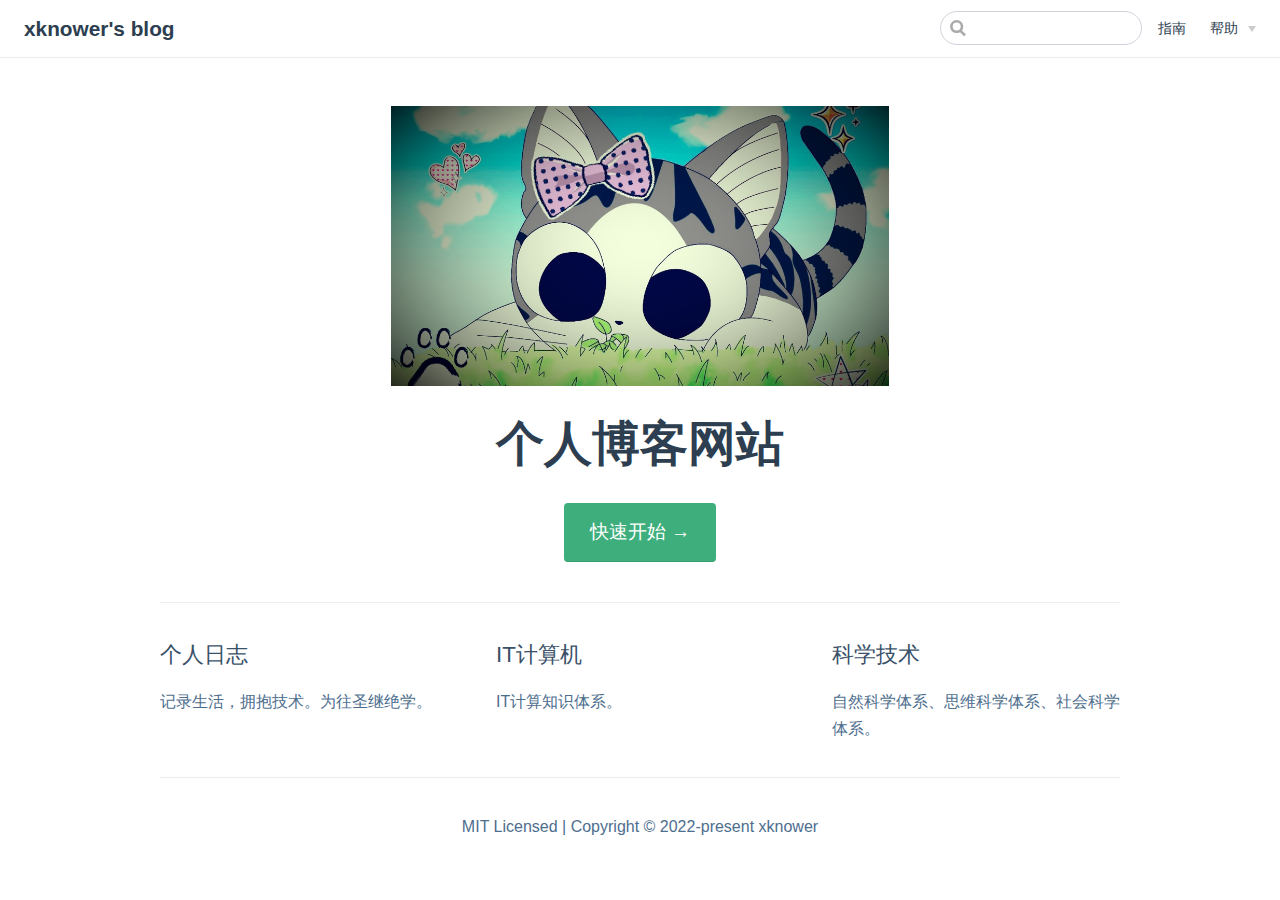
<file: index.html>
<!DOCTYPE html>
<html lang="en-US">
  <head>
    <meta charset="utf-8">
    <meta name="viewport" content="width=device-width,initial-scale=1">
    <title>xknower&#39;s blog</title>
    <meta name="generator" content="VuePress 1.9.7">
    <link rel="icon" href="/images/favicon.ico">
    <meta name="description" content="个人网站">
    
    <link rel="preload" href="/assets/css/0.styles.ab507b5e.css" as="style"><link rel="preload" href="/assets/js/app.99a883f5.js" as="script"><link rel="preload" href="/assets/js/2.1ec1bce0.js" as="script"><link rel="preload" href="/assets/js/14.430b786c.js" as="script"><link rel="prefetch" href="/assets/js/10.1d631518.js"><link rel="prefetch" href="/assets/js/11.e1d19705.js"><link rel="prefetch" href="/assets/js/12.3e5e9eb3.js"><link rel="prefetch" href="/assets/js/13.e5e41ddd.js"><link rel="prefetch" href="/assets/js/15.d69ce43f.js"><link rel="prefetch" href="/assets/js/16.1808759e.js"><link rel="prefetch" href="/assets/js/17.02fcd61c.js"><link rel="prefetch" href="/assets/js/18.9bb1d6ac.js"><link rel="prefetch" href="/assets/js/3.d7e7000e.js"><link rel="prefetch" href="/assets/js/4.90c28d90.js"><link rel="prefetch" href="/assets/js/5.01d1bbef.js"><link rel="prefetch" href="/assets/js/6.0c8a8f4c.js"><link rel="prefetch" href="/assets/js/7.4d7f2d48.js"><link rel="prefetch" href="/assets/js/8.bf4532f6.js"><link rel="prefetch" href="/assets/js/9.7283d9e3.js">
    <link rel="stylesheet" href="/assets/css/0.styles.ab507b5e.css">
  </head>
  <body>
    <div id="app" data-server-rendered="true"><div class="theme-container no-sidebar"><header class="navbar"><div class="sidebar-button"><svg xmlns="http://www.w3.org/2000/svg" aria-hidden="true" role="img" viewBox="0 0 448 512" class="icon"><path fill="currentColor" d="M436 124H12c-6.627 0-12-5.373-12-12V80c0-6.627 5.373-12 12-12h424c6.627 0 12 5.373 12 12v32c0 6.627-5.373 12-12 12zm0 160H12c-6.627 0-12-5.373-12-12v-32c0-6.627 5.373-12 12-12h424c6.627 0 12 5.373 12 12v32c0 6.627-5.373 12-12 12zm0 160H12c-6.627 0-12-5.373-12-12v-32c0-6.627 5.373-12 12-12h424c6.627 0 12 5.373 12 12v32c0 6.627-5.373 12-12 12z"></path></svg></div> <a href="/" aria-current="page" class="home-link router-link-exact-active router-link-active"><!----> <span class="site-name">xknower's blog</span></a> <div class="links"><div class="search-box"><input aria-label="Search" autocomplete="off" spellcheck="false" value=""> <!----></div> <nav class="nav-links can-hide"><div class="nav-item"><a href="/guide.html" class="nav-link">
  指南
</a></div><div class="nav-item"><div class="dropdown-wrapper"><button type="button" aria-label="帮助" class="dropdown-title"><span class="title">帮助</span> <span class="arrow down"></span></button> <button type="button" aria-label="帮助" class="mobile-dropdown-title"><span class="title">帮助</span> <span class="arrow right"></span></button> <ul class="nav-dropdown" style="display:none;"><li class="dropdown-item"><!----> <a href="/steps.html" class="nav-link">
  搭建步骤
</a></li><li class="dropdown-item"><!----> <a href="/help.html" class="nav-link">
  帮助
</a></li><li class="dropdown-item"><!----> <a href="/FAQ.html" class="nav-link">
  FAQ
</a></li></ul></div></div> <!----></nav></div></header> <div class="sidebar-mask"></div> <aside class="sidebar"><nav class="nav-links"><div class="nav-item"><a href="/guide.html" class="nav-link">
  指南
</a></div><div class="nav-item"><div class="dropdown-wrapper"><button type="button" aria-label="帮助" class="dropdown-title"><span class="title">帮助</span> <span class="arrow down"></span></button> <button type="button" aria-label="帮助" class="mobile-dropdown-title"><span class="title">帮助</span> <span class="arrow right"></span></button> <ul class="nav-dropdown" style="display:none;"><li class="dropdown-item"><!----> <a href="/steps.html" class="nav-link">
  搭建步骤
</a></li><li class="dropdown-item"><!----> <a href="/help.html" class="nav-link">
  帮助
</a></li><li class="dropdown-item"><!----> <a href="/FAQ.html" class="nav-link">
  FAQ
</a></li></ul></div></div> <!----></nav>  <ul class="sidebar-links"><li><section class="sidebar-group depth-0"><p class="sidebar-heading open"><span>Home</span> <!----></p> <!----></section></li></ul> </aside> <main aria-labelledby="main-title" class="home"><header class="hero"><img src="/images/hero.png" alt="hero"> <h1 id="main-title">
      个人博客网站
    </h1> <!----> <p class="action"><a href="/guide.html" class="nav-link action-button">
  快速开始 →
</a></p></header> <div class="features"><div class="feature"><h2>个人日志</h2> <p>记录生活，拥抱技术。为往圣继绝学。</p></div><div class="feature"><h2>IT计算机</h2> <p>IT计算知识体系。</p></div><div class="feature"><h2>科学技术</h2> <p>自然科学体系、思维科学体系、社会科学体系。</p></div></div> <div class="theme-default-content custom content__default"></div> <div class="footer">
    MIT Licensed | Copyright © 2022-present xknower
  </div></main></div><div class="global-ui"></div></div>
    <script src="/assets/js/app.99a883f5.js" defer></script><script src="/assets/js/2.1ec1bce0.js" defer></script><script src="/assets/js/14.430b786c.js" defer></script>
  </body>
</html>
</file>
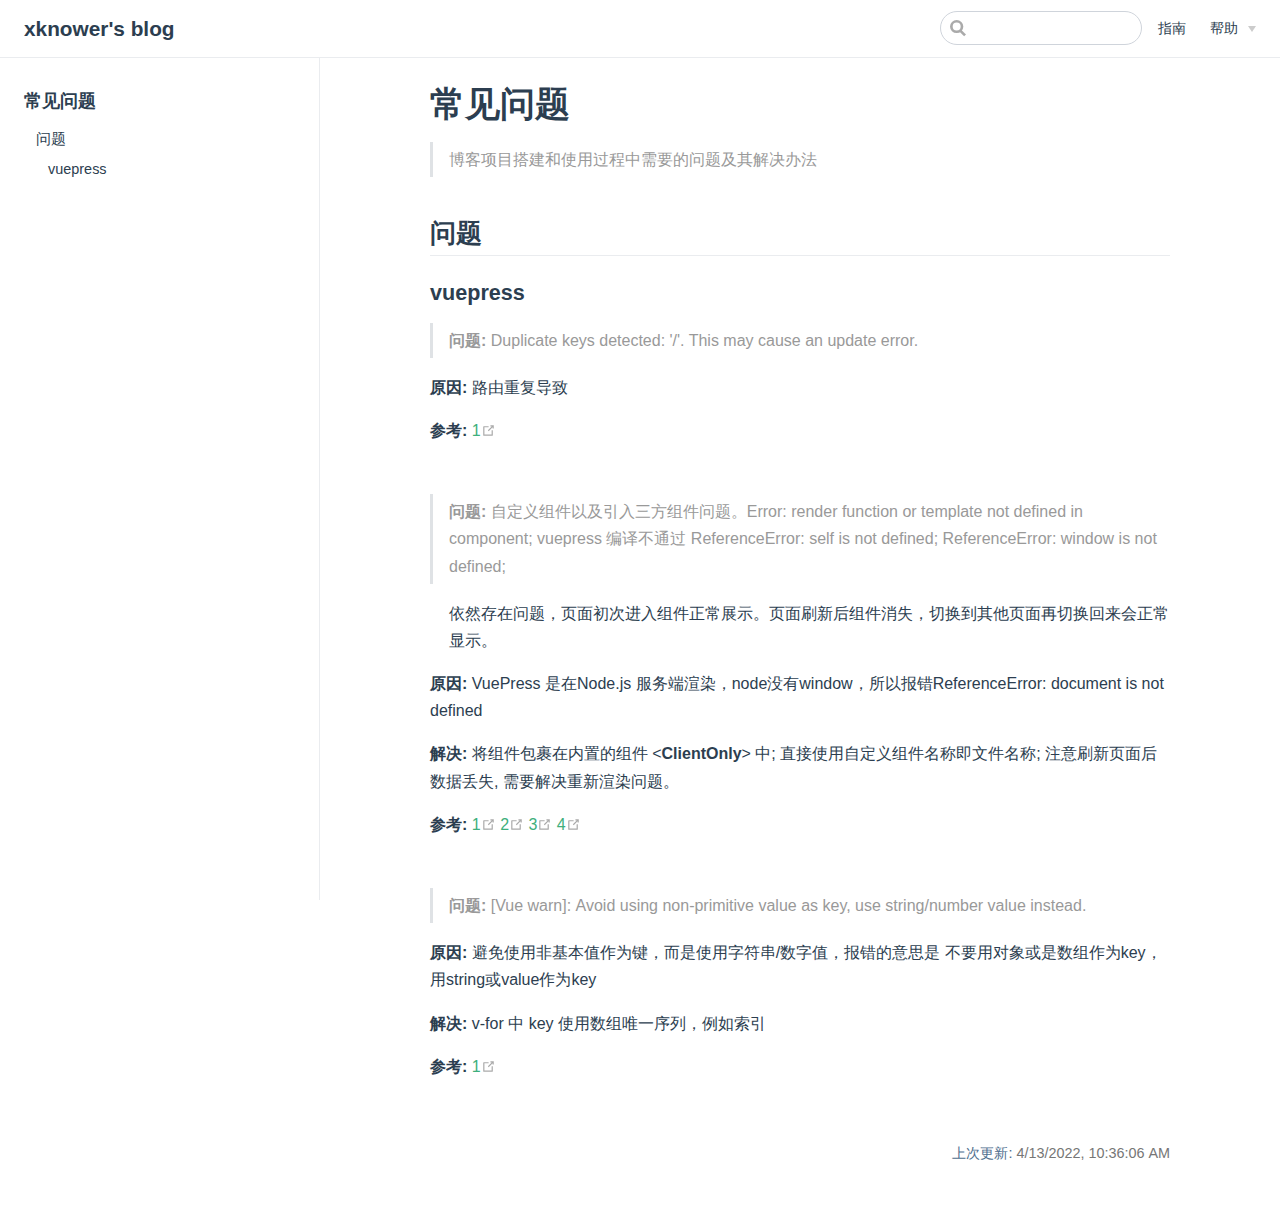
<file: FAQ.html>
<!DOCTYPE html>
<html lang="en-US">
  <head>
    <meta charset="utf-8">
    <meta name="viewport" content="width=device-width,initial-scale=1">
    <title>常见问题 | xknower&#39;s blog</title>
    <meta name="generator" content="VuePress 1.9.7">
    <link rel="icon" href="/images/favicon.ico">
    <meta name="description" content="个人网站">
    
    <link rel="preload" href="/assets/css/0.styles.ab507b5e.css" as="style"><link rel="preload" href="/assets/js/app.99a883f5.js" as="script"><link rel="preload" href="/assets/js/2.1ec1bce0.js" as="script"><link rel="preload" href="/assets/js/12.3e5e9eb3.js" as="script"><link rel="prefetch" href="/assets/js/10.1d631518.js"><link rel="prefetch" href="/assets/js/11.e1d19705.js"><link rel="prefetch" href="/assets/js/13.e5e41ddd.js"><link rel="prefetch" href="/assets/js/14.430b786c.js"><link rel="prefetch" href="/assets/js/15.d69ce43f.js"><link rel="prefetch" href="/assets/js/16.1808759e.js"><link rel="prefetch" href="/assets/js/17.02fcd61c.js"><link rel="prefetch" href="/assets/js/18.9bb1d6ac.js"><link rel="prefetch" href="/assets/js/3.d7e7000e.js"><link rel="prefetch" href="/assets/js/4.90c28d90.js"><link rel="prefetch" href="/assets/js/5.01d1bbef.js"><link rel="prefetch" href="/assets/js/6.0c8a8f4c.js"><link rel="prefetch" href="/assets/js/7.4d7f2d48.js"><link rel="prefetch" href="/assets/js/8.bf4532f6.js"><link rel="prefetch" href="/assets/js/9.7283d9e3.js">
    <link rel="stylesheet" href="/assets/css/0.styles.ab507b5e.css">
  </head>
  <body>
    <div id="app" data-server-rendered="true"><div class="theme-container"><header class="navbar"><div class="sidebar-button"><svg xmlns="http://www.w3.org/2000/svg" aria-hidden="true" role="img" viewBox="0 0 448 512" class="icon"><path fill="currentColor" d="M436 124H12c-6.627 0-12-5.373-12-12V80c0-6.627 5.373-12 12-12h424c6.627 0 12 5.373 12 12v32c0 6.627-5.373 12-12 12zm0 160H12c-6.627 0-12-5.373-12-12v-32c0-6.627 5.373-12 12-12h424c6.627 0 12 5.373 12 12v32c0 6.627-5.373 12-12 12zm0 160H12c-6.627 0-12-5.373-12-12v-32c0-6.627 5.373-12 12-12h424c6.627 0 12 5.373 12 12v32c0 6.627-5.373 12-12 12z"></path></svg></div> <a href="/" class="home-link router-link-active"><!----> <span class="site-name">xknower's blog</span></a> <div class="links"><div class="search-box"><input aria-label="Search" autocomplete="off" spellcheck="false" value=""> <!----></div> <nav class="nav-links can-hide"><div class="nav-item"><a href="/guide.html" class="nav-link">
  指南
</a></div><div class="nav-item"><div class="dropdown-wrapper"><button type="button" aria-label="帮助" class="dropdown-title"><span class="title">帮助</span> <span class="arrow down"></span></button> <button type="button" aria-label="帮助" class="mobile-dropdown-title"><span class="title">帮助</span> <span class="arrow right"></span></button> <ul class="nav-dropdown" style="display:none;"><li class="dropdown-item"><!----> <a href="/steps.html" class="nav-link">
  搭建步骤
</a></li><li class="dropdown-item"><!----> <a href="/help.html" class="nav-link">
  帮助
</a></li><li class="dropdown-item"><!----> <a href="/FAQ.html" aria-current="page" class="nav-link router-link-exact-active router-link-active">
  FAQ
</a></li></ul></div></div> <!----></nav></div></header> <div class="sidebar-mask"></div> <aside class="sidebar"><nav class="nav-links"><div class="nav-item"><a href="/guide.html" class="nav-link">
  指南
</a></div><div class="nav-item"><div class="dropdown-wrapper"><button type="button" aria-label="帮助" class="dropdown-title"><span class="title">帮助</span> <span class="arrow down"></span></button> <button type="button" aria-label="帮助" class="mobile-dropdown-title"><span class="title">帮助</span> <span class="arrow right"></span></button> <ul class="nav-dropdown" style="display:none;"><li class="dropdown-item"><!----> <a href="/steps.html" class="nav-link">
  搭建步骤
</a></li><li class="dropdown-item"><!----> <a href="/help.html" class="nav-link">
  帮助
</a></li><li class="dropdown-item"><!----> <a href="/FAQ.html" aria-current="page" class="nav-link router-link-exact-active router-link-active">
  FAQ
</a></li></ul></div></div> <!----></nav>  <ul class="sidebar-links"><li><section class="sidebar-group depth-0"><p class="sidebar-heading open"><span>常见问题</span> <!----></p> <ul class="sidebar-links sidebar-group-items"><li><a href="/FAQ.html#问题" class="sidebar-link">问题</a><ul class="sidebar-sub-headers"><li class="sidebar-sub-header"><a href="/FAQ.html#vuepress" class="sidebar-link">vuepress</a></li></ul></li></ul></section></li></ul> </aside> <main class="page"> <div class="theme-default-content content__default"><h1 id="常见问题"><a href="#常见问题" class="header-anchor">#</a> 常见问题</h1> <blockquote><p>博客项目搭建和使用过程中需要的问题及其解决办法</p></blockquote> <h2 id="问题"><a href="#问题" class="header-anchor">#</a> 问题</h2> <h3 id="vuepress"><a href="#vuepress" class="header-anchor">#</a> vuepress</h3> <blockquote><p><strong>问题:</strong> Duplicate keys detected: '/'. This may cause an update error.</p></blockquote> <p><strong>原因:</strong> 路由重复导致</p> <p><strong>参考:</strong> <a href="https://blog.csdn.net/u014196765/article/details/88567610" target="_blank" rel="noopener noreferrer">1<span><svg xmlns="http://www.w3.org/2000/svg" aria-hidden="true" focusable="false" x="0px" y="0px" viewBox="0 0 100 100" width="15" height="15" class="icon outbound"><path fill="currentColor" d="M18.8,85.1h56l0,0c2.2,0,4-1.8,4-4v-32h-8v28h-48v-48h28v-8h-32l0,0c-2.2,0-4,1.8-4,4v56C14.8,83.3,16.6,85.1,18.8,85.1z"></path> <polygon fill="currentColor" points="45.7,48.7 51.3,54.3 77.2,28.5 77.2,37.2 85.2,37.2 85.2,14.9 62.8,14.9 62.8,22.9 71.5,22.9"></polygon></svg> <span class="sr-only">(opens new window)</span></span></a></p> <br> <blockquote><p><strong>问题:</strong> 自定义组件以及引入三方组件问题。Error: render function or template not defined in component;  vuepress 编译不通过 ReferenceError: self is not defined; ReferenceError: window is not defined;</p></blockquote> <ul><li>依然存在问题，页面初次进入组件正常展示。页面刷新后组件消失，切换到其他页面再切换回来会正常显示。</li></ul> <p><strong>原因:</strong> VuePress 是在Node.js 服务端渲染，node没有window，所以报错ReferenceError: document is not defined</p> <p><strong>解决:</strong> 将组件包裹在内置的组件 &lt;<strong>ClientOnly</strong>&gt; 中; 直接使用自定义组件名称即文件名称; 注意刷新页面后数据丢失, 需要解决重新渲染问题。</p> <p><strong>参考:</strong> <a href="https://juejin.cn/post/6894571293337878536" target="_blank" rel="noopener noreferrer">1<span><svg xmlns="http://www.w3.org/2000/svg" aria-hidden="true" focusable="false" x="0px" y="0px" viewBox="0 0 100 100" width="15" height="15" class="icon outbound"><path fill="currentColor" d="M18.8,85.1h56l0,0c2.2,0,4-1.8,4-4v-32h-8v28h-48v-48h28v-8h-32l0,0c-2.2,0-4,1.8-4,4v56C14.8,83.3,16.6,85.1,18.8,85.1z"></path> <polygon fill="currentColor" points="45.7,48.7 51.3,54.3 77.2,28.5 77.2,37.2 85.2,37.2 85.2,14.9 62.8,14.9 62.8,22.9 71.5,22.9"></polygon></svg> <span class="sr-only">(opens new window)</span></span></a> <a href="https://www.zhuyuntao.cn/vuepress%E4%BD%BF%E7%94%A8%E4%B8%AD%E9%81%87%E5%88%B0%E7%9A%84%E9%97%AE%E9%A2%98" target="_blank" rel="noopener noreferrer">2<span><svg xmlns="http://www.w3.org/2000/svg" aria-hidden="true" focusable="false" x="0px" y="0px" viewBox="0 0 100 100" width="15" height="15" class="icon outbound"><path fill="currentColor" d="M18.8,85.1h56l0,0c2.2,0,4-1.8,4-4v-32h-8v28h-48v-48h28v-8h-32l0,0c-2.2,0-4,1.8-4,4v56C14.8,83.3,16.6,85.1,18.8,85.1z"></path> <polygon fill="currentColor" points="45.7,48.7 51.3,54.3 77.2,28.5 77.2,37.2 85.2,37.2 85.2,14.9 62.8,14.9 62.8,22.9 71.5,22.9"></polygon></svg> <span class="sr-only">(opens new window)</span></span></a> <a href="https://segmentfault.com/a/1190000022727986" target="_blank" rel="noopener noreferrer">3<span><svg xmlns="http://www.w3.org/2000/svg" aria-hidden="true" focusable="false" x="0px" y="0px" viewBox="0 0 100 100" width="15" height="15" class="icon outbound"><path fill="currentColor" d="M18.8,85.1h56l0,0c2.2,0,4-1.8,4-4v-32h-8v28h-48v-48h28v-8h-32l0,0c-2.2,0-4,1.8-4,4v56C14.8,83.3,16.6,85.1,18.8,85.1z"></path> <polygon fill="currentColor" points="45.7,48.7 51.3,54.3 77.2,28.5 77.2,37.2 85.2,37.2 85.2,14.9 62.8,14.9 62.8,22.9 71.5,22.9"></polygon></svg> <span class="sr-only">(opens new window)</span></span></a> <a href="https://zhuanlan.zhihu.com/p/360516838" target="_blank" rel="noopener noreferrer">4<span><svg xmlns="http://www.w3.org/2000/svg" aria-hidden="true" focusable="false" x="0px" y="0px" viewBox="0 0 100 100" width="15" height="15" class="icon outbound"><path fill="currentColor" d="M18.8,85.1h56l0,0c2.2,0,4-1.8,4-4v-32h-8v28h-48v-48h28v-8h-32l0,0c-2.2,0-4,1.8-4,4v56C14.8,83.3,16.6,85.1,18.8,85.1z"></path> <polygon fill="currentColor" points="45.7,48.7 51.3,54.3 77.2,28.5 77.2,37.2 85.2,37.2 85.2,14.9 62.8,14.9 62.8,22.9 71.5,22.9"></polygon></svg> <span class="sr-only">(opens new window)</span></span></a></p> <br> <blockquote><p><strong>问题:</strong> [Vue warn]: Avoid using non-primitive value as key, use string/number value instead.</p></blockquote> <p><strong>原因:</strong> 避免使用非基本值作为键，而是使用字符串/数字值，报错的意思是 不要用对象或是数组作为key，用string或value作为key</p> <p><strong>解决:</strong> v-for 中 key 使用数组唯一序列，例如索引</p> <p><strong>参考:</strong> <a href="https://www.jianshu.com/p/a2a192366e13" target="_blank" rel="noopener noreferrer">1<span><svg xmlns="http://www.w3.org/2000/svg" aria-hidden="true" focusable="false" x="0px" y="0px" viewBox="0 0 100 100" width="15" height="15" class="icon outbound"><path fill="currentColor" d="M18.8,85.1h56l0,0c2.2,0,4-1.8,4-4v-32h-8v28h-48v-48h28v-8h-32l0,0c-2.2,0-4,1.8-4,4v56C14.8,83.3,16.6,85.1,18.8,85.1z"></path> <polygon fill="currentColor" points="45.7,48.7 51.3,54.3 77.2,28.5 77.2,37.2 85.2,37.2 85.2,14.9 62.8,14.9 62.8,22.9 71.5,22.9"></polygon></svg> <span class="sr-only">(opens new window)</span></span></a></p></div> <footer class="page-edit"><!----> <div class="last-updated"><span class="prefix">上次更新:</span> <span class="time">4/13/2022, 10:36:06 AM</span></div></footer> <!----> </main></div><div class="global-ui"></div></div>
    <script src="/assets/js/app.99a883f5.js" defer></script><script src="/assets/js/2.1ec1bce0.js" defer></script><script src="/assets/js/12.3e5e9eb3.js" defer></script>
  </body>
</html>
</file>
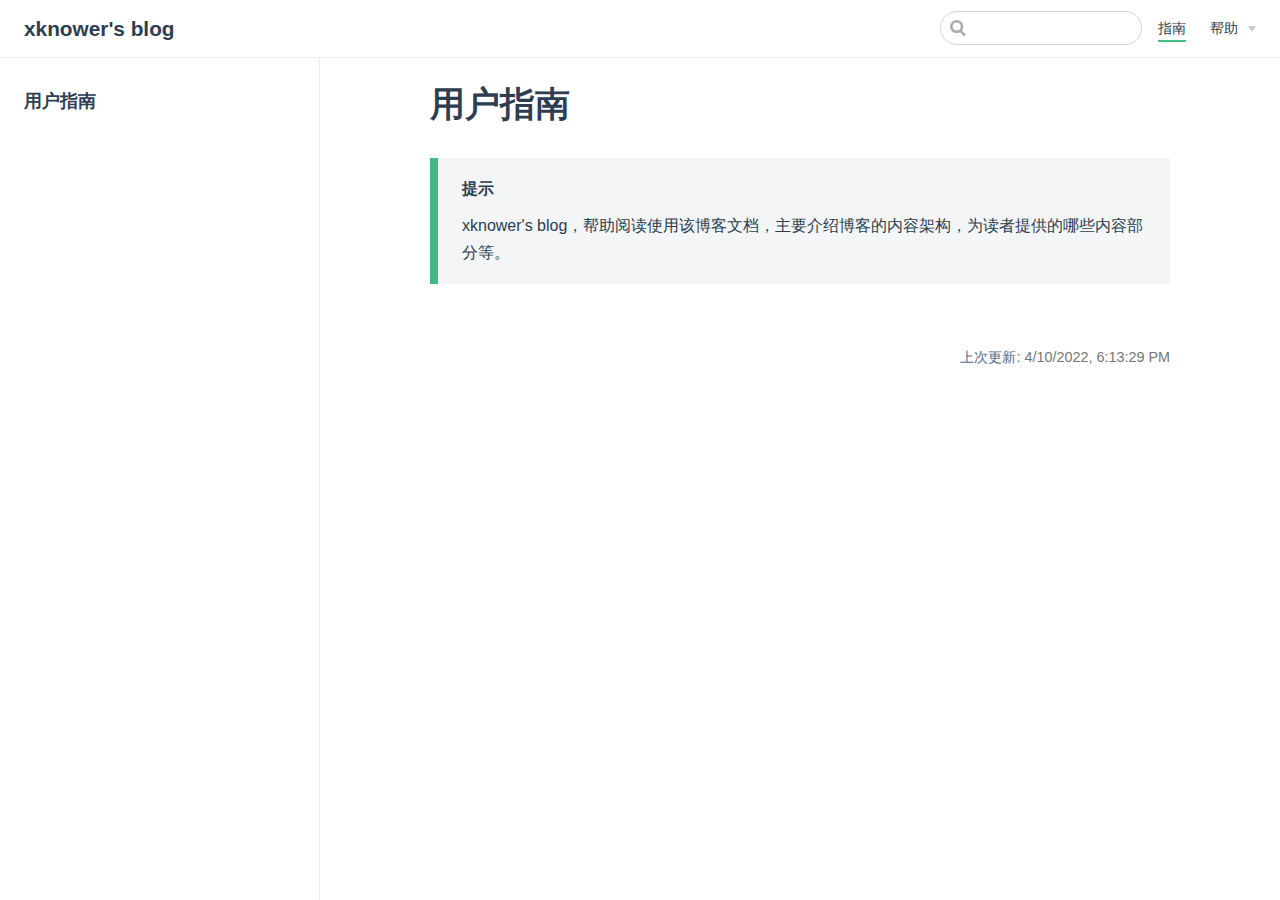
<file: guide.html>
<!DOCTYPE html>
<html lang="en-US">
  <head>
    <meta charset="utf-8">
    <meta name="viewport" content="width=device-width,initial-scale=1">
    <title>用户指南 | xknower&#39;s blog</title>
    <meta name="generator" content="VuePress 1.9.7">
    <link rel="icon" href="/images/favicon.ico">
    <meta name="description" content="个人网站">
    
    <link rel="preload" href="/assets/css/0.styles.ab507b5e.css" as="style"><link rel="preload" href="/assets/js/app.99a883f5.js" as="script"><link rel="preload" href="/assets/js/2.1ec1bce0.js" as="script"><link rel="preload" href="/assets/js/13.e5e41ddd.js" as="script"><link rel="prefetch" href="/assets/js/10.1d631518.js"><link rel="prefetch" href="/assets/js/11.e1d19705.js"><link rel="prefetch" href="/assets/js/12.3e5e9eb3.js"><link rel="prefetch" href="/assets/js/14.430b786c.js"><link rel="prefetch" href="/assets/js/15.d69ce43f.js"><link rel="prefetch" href="/assets/js/16.1808759e.js"><link rel="prefetch" href="/assets/js/17.02fcd61c.js"><link rel="prefetch" href="/assets/js/18.9bb1d6ac.js"><link rel="prefetch" href="/assets/js/3.d7e7000e.js"><link rel="prefetch" href="/assets/js/4.90c28d90.js"><link rel="prefetch" href="/assets/js/5.01d1bbef.js"><link rel="prefetch" href="/assets/js/6.0c8a8f4c.js"><link rel="prefetch" href="/assets/js/7.4d7f2d48.js"><link rel="prefetch" href="/assets/js/8.bf4532f6.js"><link rel="prefetch" href="/assets/js/9.7283d9e3.js">
    <link rel="stylesheet" href="/assets/css/0.styles.ab507b5e.css">
  </head>
  <body>
    <div id="app" data-server-rendered="true"><div class="theme-container"><header class="navbar"><div class="sidebar-button"><svg xmlns="http://www.w3.org/2000/svg" aria-hidden="true" role="img" viewBox="0 0 448 512" class="icon"><path fill="currentColor" d="M436 124H12c-6.627 0-12-5.373-12-12V80c0-6.627 5.373-12 12-12h424c6.627 0 12 5.373 12 12v32c0 6.627-5.373 12-12 12zm0 160H12c-6.627 0-12-5.373-12-12v-32c0-6.627 5.373-12 12-12h424c6.627 0 12 5.373 12 12v32c0 6.627-5.373 12-12 12zm0 160H12c-6.627 0-12-5.373-12-12v-32c0-6.627 5.373-12 12-12h424c6.627 0 12 5.373 12 12v32c0 6.627-5.373 12-12 12z"></path></svg></div> <a href="/" class="home-link router-link-active"><!----> <span class="site-name">xknower's blog</span></a> <div class="links"><div class="search-box"><input aria-label="Search" autocomplete="off" spellcheck="false" value=""> <!----></div> <nav class="nav-links can-hide"><div class="nav-item"><a href="/guide.html" aria-current="page" class="nav-link router-link-exact-active router-link-active">
  指南
</a></div><div class="nav-item"><div class="dropdown-wrapper"><button type="button" aria-label="帮助" class="dropdown-title"><span class="title">帮助</span> <span class="arrow down"></span></button> <button type="button" aria-label="帮助" class="mobile-dropdown-title"><span class="title">帮助</span> <span class="arrow right"></span></button> <ul class="nav-dropdown" style="display:none;"><li class="dropdown-item"><!----> <a href="/steps.html" class="nav-link">
  搭建步骤
</a></li><li class="dropdown-item"><!----> <a href="/help.html" class="nav-link">
  帮助
</a></li><li class="dropdown-item"><!----> <a href="/FAQ.html" class="nav-link">
  FAQ
</a></li></ul></div></div> <!----></nav></div></header> <div class="sidebar-mask"></div> <aside class="sidebar"><nav class="nav-links"><div class="nav-item"><a href="/guide.html" aria-current="page" class="nav-link router-link-exact-active router-link-active">
  指南
</a></div><div class="nav-item"><div class="dropdown-wrapper"><button type="button" aria-label="帮助" class="dropdown-title"><span class="title">帮助</span> <span class="arrow down"></span></button> <button type="button" aria-label="帮助" class="mobile-dropdown-title"><span class="title">帮助</span> <span class="arrow right"></span></button> <ul class="nav-dropdown" style="display:none;"><li class="dropdown-item"><!----> <a href="/steps.html" class="nav-link">
  搭建步骤
</a></li><li class="dropdown-item"><!----> <a href="/help.html" class="nav-link">
  帮助
</a></li><li class="dropdown-item"><!----> <a href="/FAQ.html" class="nav-link">
  FAQ
</a></li></ul></div></div> <!----></nav>  <ul class="sidebar-links"><li><section class="sidebar-group depth-0"><p class="sidebar-heading open"><span>用户指南</span> <!----></p> <!----></section></li></ul> </aside> <main class="page"> <div class="theme-default-content content__default"><h1 id="用户指南"><a href="#用户指南" class="header-anchor">#</a> 用户指南</h1> <div class="custom-block tip"><p class="custom-block-title">提示</p> <p>xknower's blog，帮助阅读使用该博客文档，主要介绍博客的内容架构，为读者提供的哪些内容部分等。</p></div></div> <footer class="page-edit"><!----> <div class="last-updated"><span class="prefix">上次更新:</span> <span class="time">4/10/2022, 6:13:29 PM</span></div></footer> <!----> </main></div><div class="global-ui"></div></div>
    <script src="/assets/js/app.99a883f5.js" defer></script><script src="/assets/js/2.1ec1bce0.js" defer></script><script src="/assets/js/13.e5e41ddd.js" defer></script>
  </body>
</html>
</file>
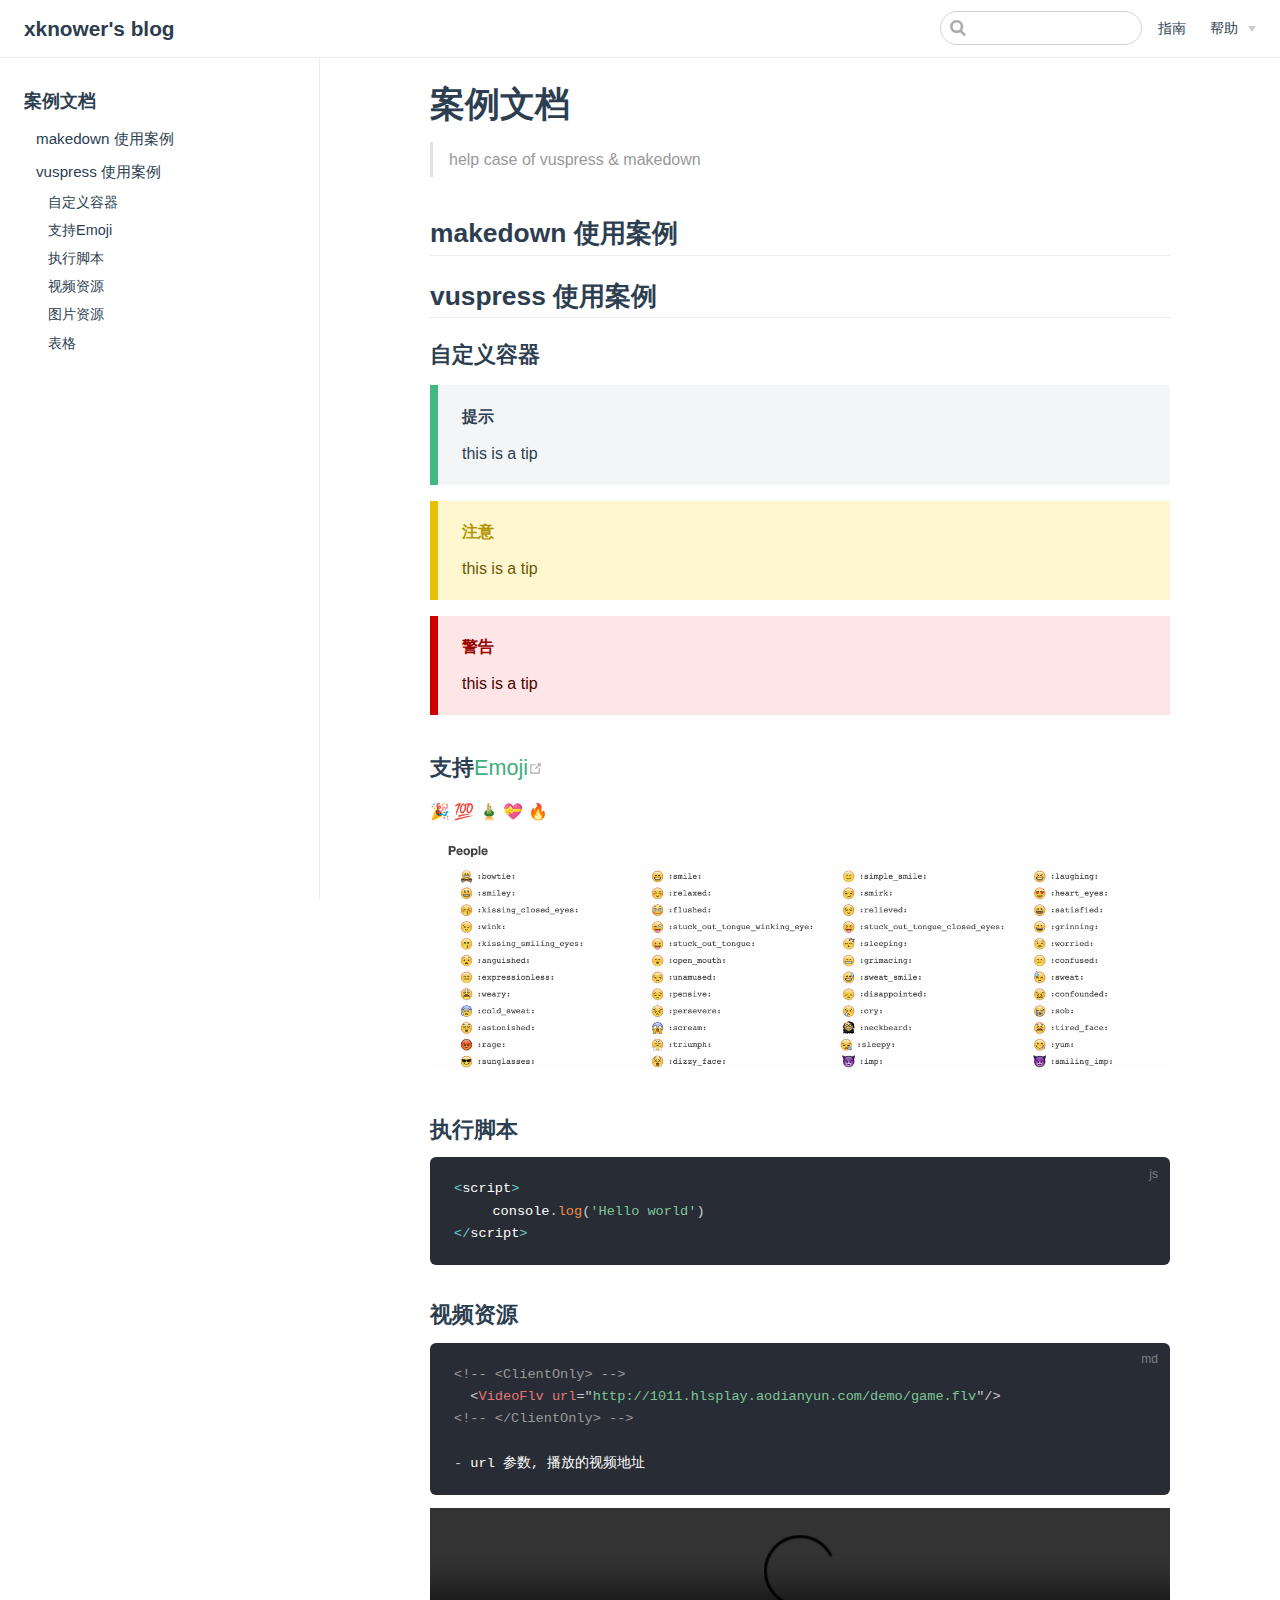
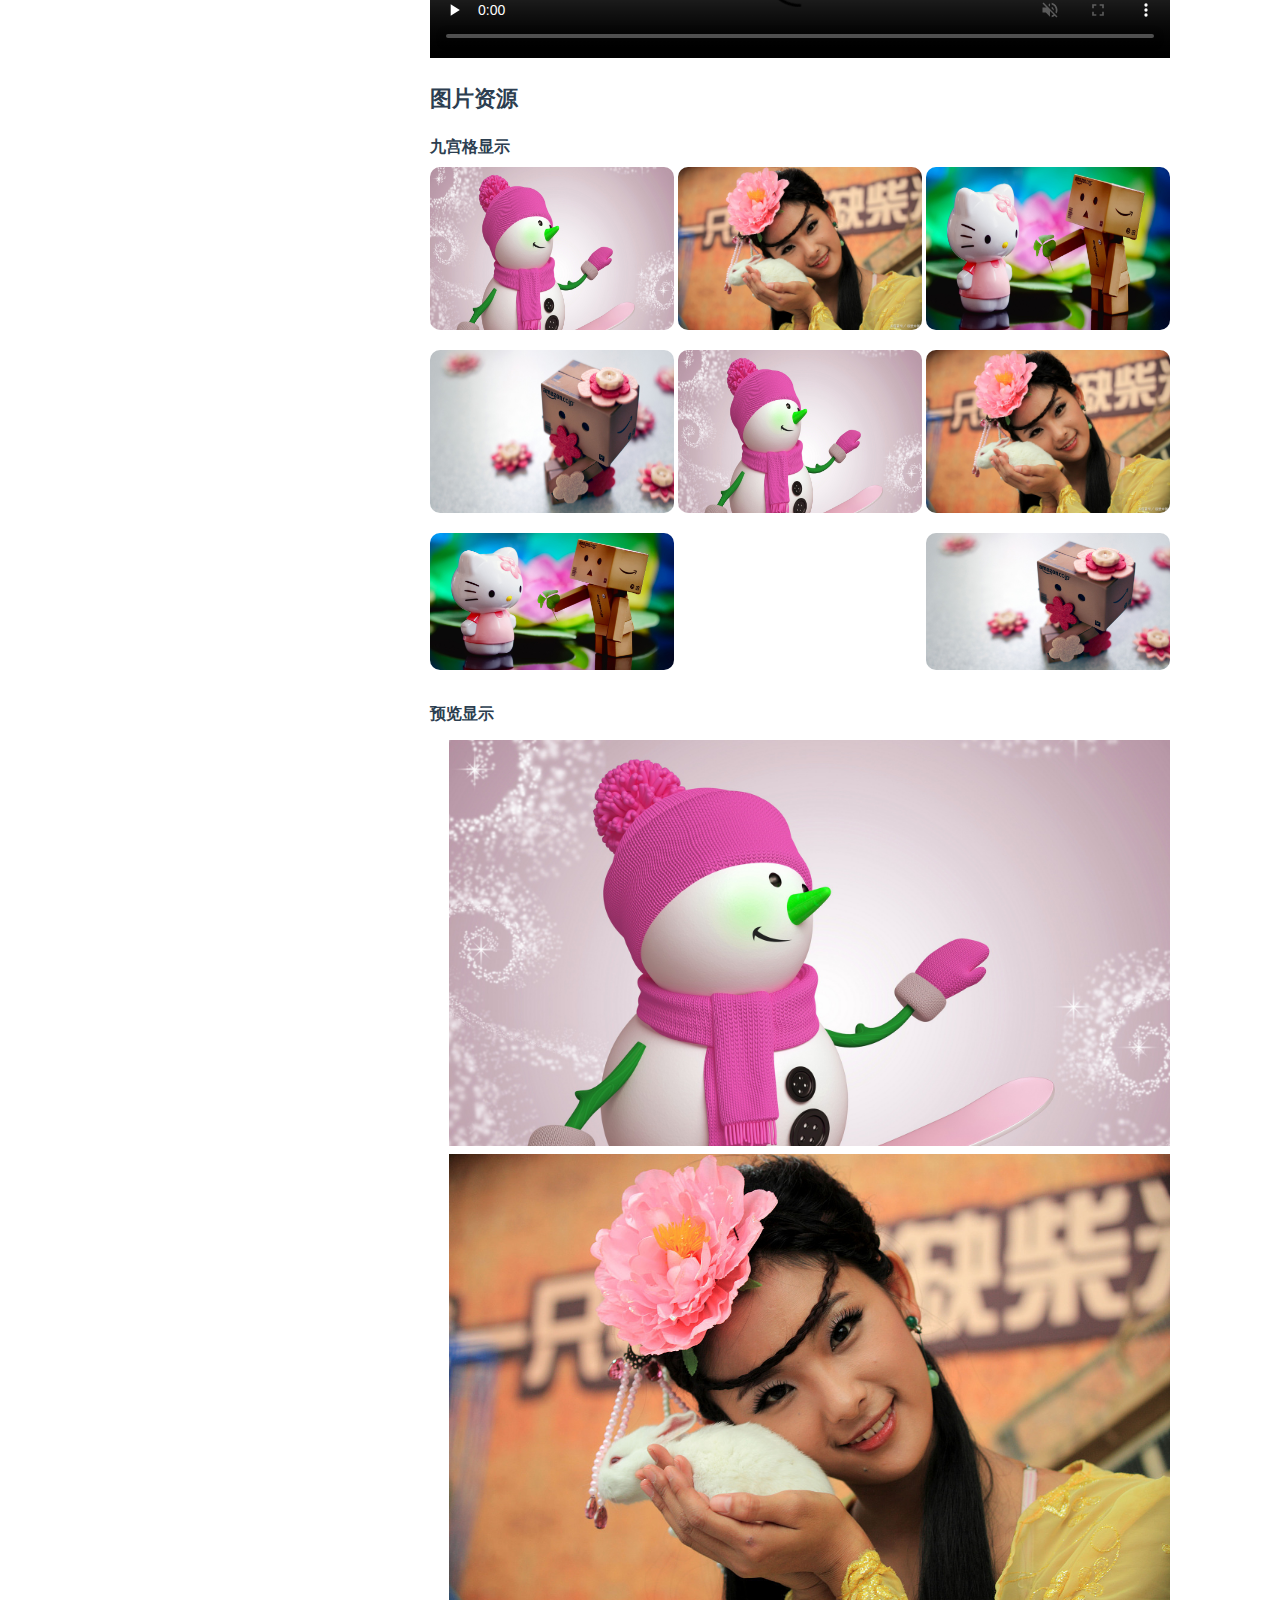
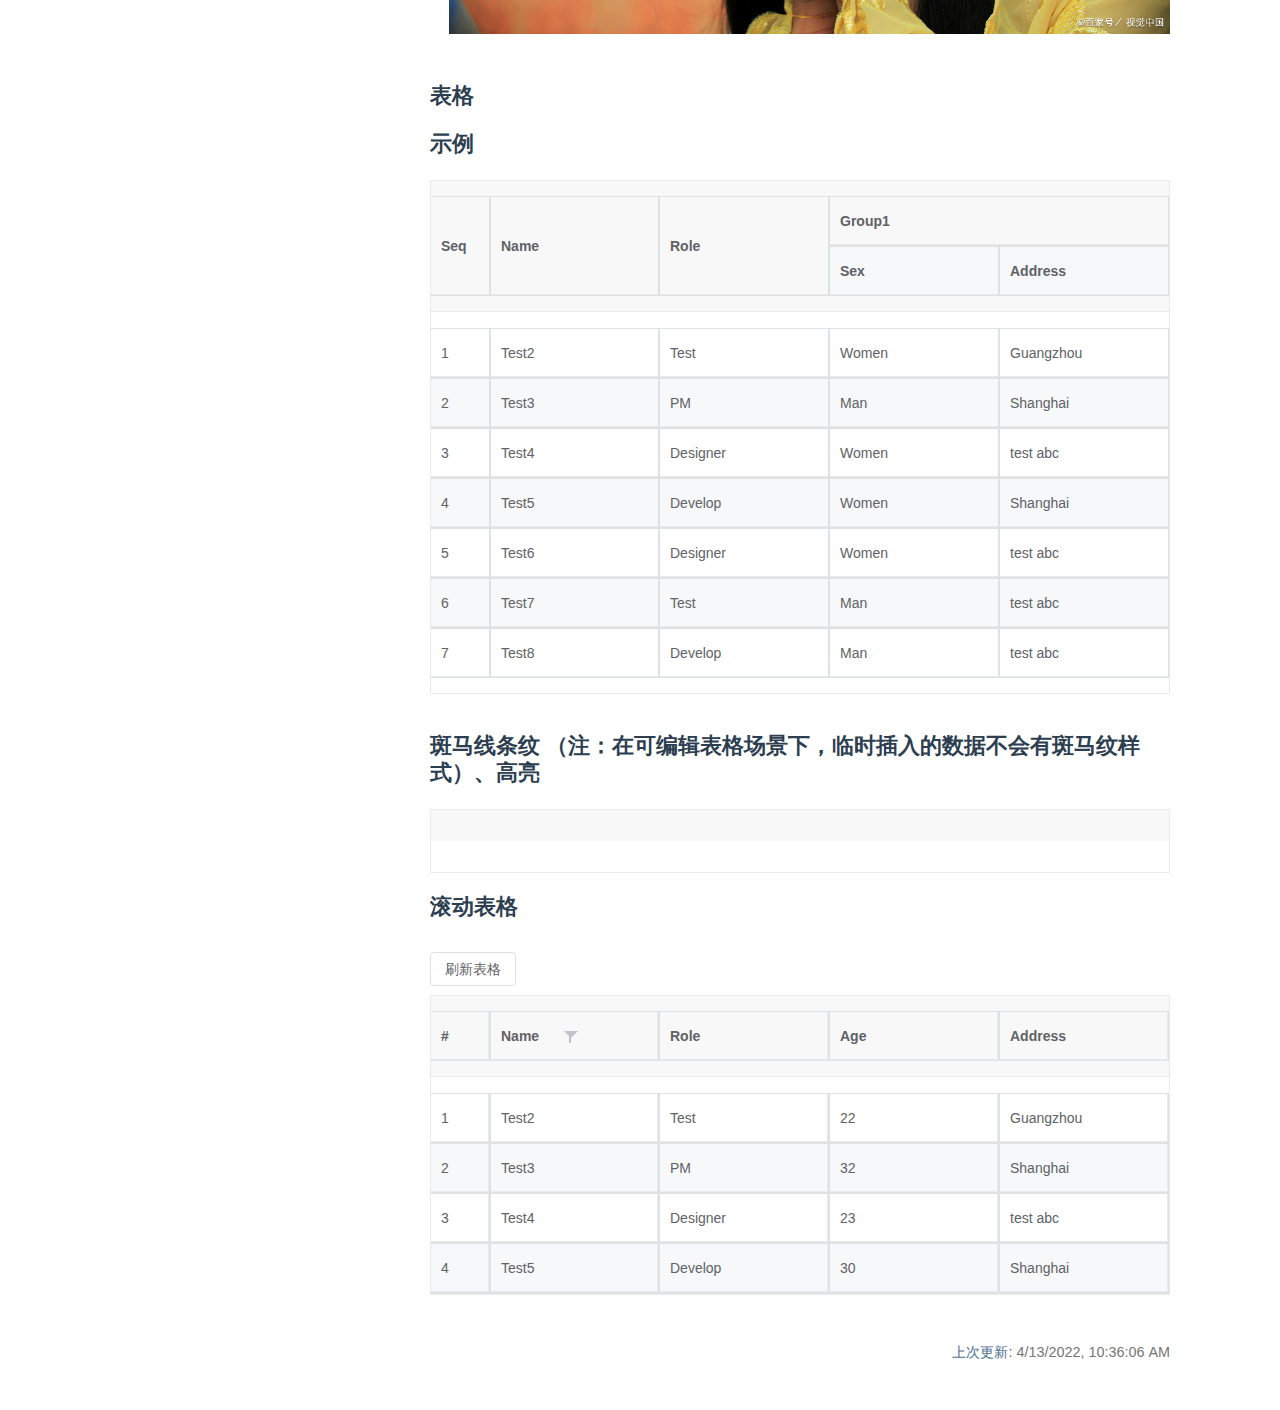
<file: help.html>
<!DOCTYPE html>
<html lang="en-US">
  <head>
    <meta charset="utf-8">
    <meta name="viewport" content="width=device-width,initial-scale=1">
    <title>案例文档 | xknower&#39;s blog</title>
    <meta name="generator" content="VuePress 1.9.7">
    <link rel="icon" href="/images/favicon.ico">
    <meta name="description" content="个人网站">
    
    <link rel="preload" href="/assets/css/0.styles.ab507b5e.css" as="style"><link rel="preload" href="/assets/js/app.99a883f5.js" as="script"><link rel="preload" href="/assets/js/2.1ec1bce0.js" as="script"><link rel="preload" href="/assets/js/3.d7e7000e.js" as="script"><link rel="preload" href="/assets/js/4.90c28d90.js" as="script"><link rel="preload" href="/assets/js/5.01d1bbef.js" as="script"><link rel="preload" href="/assets/js/9.7283d9e3.js" as="script"><link rel="prefetch" href="/assets/js/10.1d631518.js"><link rel="prefetch" href="/assets/js/11.e1d19705.js"><link rel="prefetch" href="/assets/js/12.3e5e9eb3.js"><link rel="prefetch" href="/assets/js/13.e5e41ddd.js"><link rel="prefetch" href="/assets/js/14.430b786c.js"><link rel="prefetch" href="/assets/js/15.d69ce43f.js"><link rel="prefetch" href="/assets/js/16.1808759e.js"><link rel="prefetch" href="/assets/js/17.02fcd61c.js"><link rel="prefetch" href="/assets/js/18.9bb1d6ac.js"><link rel="prefetch" href="/assets/js/6.0c8a8f4c.js"><link rel="prefetch" href="/assets/js/7.4d7f2d48.js"><link rel="prefetch" href="/assets/js/8.bf4532f6.js">
    <link rel="stylesheet" href="/assets/css/0.styles.ab507b5e.css">
  </head>
  <body>
    <div id="app" data-server-rendered="true"><div class="theme-container"><header class="navbar"><div class="sidebar-button"><svg xmlns="http://www.w3.org/2000/svg" aria-hidden="true" role="img" viewBox="0 0 448 512" class="icon"><path fill="currentColor" d="M436 124H12c-6.627 0-12-5.373-12-12V80c0-6.627 5.373-12 12-12h424c6.627 0 12 5.373 12 12v32c0 6.627-5.373 12-12 12zm0 160H12c-6.627 0-12-5.373-12-12v-32c0-6.627 5.373-12 12-12h424c6.627 0 12 5.373 12 12v32c0 6.627-5.373 12-12 12zm0 160H12c-6.627 0-12-5.373-12-12v-32c0-6.627 5.373-12 12-12h424c6.627 0 12 5.373 12 12v32c0 6.627-5.373 12-12 12z"></path></svg></div> <a href="/" class="home-link router-link-active"><!----> <span class="site-name">xknower's blog</span></a> <div class="links"><div class="search-box"><input aria-label="Search" autocomplete="off" spellcheck="false" value=""> <!----></div> <nav class="nav-links can-hide"><div class="nav-item"><a href="/guide.html" class="nav-link">
  指南
</a></div><div class="nav-item"><div class="dropdown-wrapper"><button type="button" aria-label="帮助" class="dropdown-title"><span class="title">帮助</span> <span class="arrow down"></span></button> <button type="button" aria-label="帮助" class="mobile-dropdown-title"><span class="title">帮助</span> <span class="arrow right"></span></button> <ul class="nav-dropdown" style="display:none;"><li class="dropdown-item"><!----> <a href="/steps.html" class="nav-link">
  搭建步骤
</a></li><li class="dropdown-item"><!----> <a href="/help.html" aria-current="page" class="nav-link router-link-exact-active router-link-active">
  帮助
</a></li><li class="dropdown-item"><!----> <a href="/FAQ.html" class="nav-link">
  FAQ
</a></li></ul></div></div> <!----></nav></div></header> <div class="sidebar-mask"></div> <aside class="sidebar"><nav class="nav-links"><div class="nav-item"><a href="/guide.html" class="nav-link">
  指南
</a></div><div class="nav-item"><div class="dropdown-wrapper"><button type="button" aria-label="帮助" class="dropdown-title"><span class="title">帮助</span> <span class="arrow down"></span></button> <button type="button" aria-label="帮助" class="mobile-dropdown-title"><span class="title">帮助</span> <span class="arrow right"></span></button> <ul class="nav-dropdown" style="display:none;"><li class="dropdown-item"><!----> <a href="/steps.html" class="nav-link">
  搭建步骤
</a></li><li class="dropdown-item"><!----> <a href="/help.html" aria-current="page" class="nav-link router-link-exact-active router-link-active">
  帮助
</a></li><li class="dropdown-item"><!----> <a href="/FAQ.html" class="nav-link">
  FAQ
</a></li></ul></div></div> <!----></nav>  <ul class="sidebar-links"><li><section class="sidebar-group depth-0"><p class="sidebar-heading open"><span>案例文档</span> <!----></p> <ul class="sidebar-links sidebar-group-items"><li><a href="/help.html#makedown-使用案例" class="sidebar-link">makedown 使用案例</a><ul class="sidebar-sub-headers"></ul></li><li><a href="/help.html#vuspress-使用案例" class="sidebar-link">vuspress 使用案例</a><ul class="sidebar-sub-headers"><li class="sidebar-sub-header"><a href="/help.html#自定义容器" class="sidebar-link">自定义容器</a></li><li class="sidebar-sub-header"><a href="/help.html#支持emoji" class="sidebar-link">支持Emoji</a></li><li class="sidebar-sub-header"><a href="/help.html#执行脚本" class="sidebar-link">执行脚本</a></li><li class="sidebar-sub-header"><a href="/help.html#视频资源" class="sidebar-link">视频资源</a></li><li class="sidebar-sub-header"><a href="/help.html#图片资源" class="sidebar-link">图片资源</a></li><li class="sidebar-sub-header"><a href="/help.html#表格" class="sidebar-link">表格</a></li></ul></li></ul></section></li></ul> </aside> <main class="page"> <div class="theme-default-content content__default"><h1 id="案例文档"><a href="#案例文档" class="header-anchor">#</a> 案例文档</h1> <blockquote><p>help case of vuspress &amp; makedown</p></blockquote> <h2 id="makedown-使用案例"><a href="#makedown-使用案例" class="header-anchor">#</a> makedown 使用案例</h2> <h2 id="vuspress-使用案例"><a href="#vuspress-使用案例" class="header-anchor">#</a> vuspress 使用案例</h2> <h3 id="自定义容器"><a href="#自定义容器" class="header-anchor">#</a> 自定义容器</h3> <div class="custom-block tip"><p class="custom-block-title">提示</p> <p>this is a tip</p></div> <div class="custom-block warning"><p class="custom-block-title">注意</p> <p>this is a tip</p></div> <div class="custom-block danger"><p class="custom-block-title">警告</p> <p>this is a tip</p></div> <h3 id="支持emoji"><a href="#支持emoji" class="header-anchor">#</a> 支持<a href="https://www.webfx.com/tools/emoji-cheat-sheet/" target="_blank" rel="noopener noreferrer">Emoji<span><svg xmlns="http://www.w3.org/2000/svg" aria-hidden="true" focusable="false" x="0px" y="0px" viewBox="0 0 100 100" width="15" height="15" class="icon outbound"><path fill="currentColor" d="M18.8,85.1h56l0,0c2.2,0,4-1.8,4-4v-32h-8v28h-48v-48h28v-8h-32l0,0c-2.2,0-4,1.8-4,4v56C14.8,83.3,16.6,85.1,18.8,85.1z"></path> <polygon fill="currentColor" points="45.7,48.7 51.3,54.3 77.2,28.5 77.2,37.2 85.2,37.2 85.2,14.9 62.8,14.9 62.8,22.9 71.5,22.9"></polygon></svg> <span class="sr-only">(opens new window)</span></span></a></h3> <p>🎉 💯 🎍 💝 🔥</p> <p><img src="/images/emoj.png" alt="LoadFail"></p> <h3 id="执行脚本"><a href="#执行脚本" class="header-anchor">#</a> 执行脚本</h3> <div class="language-js extra-class"><pre class="language-js"><code><span class="token operator">&lt;</span>script<span class="token operator">&gt;</span>
	console<span class="token punctuation">.</span><span class="token function">log</span><span class="token punctuation">(</span><span class="token string">'Hello world'</span><span class="token punctuation">)</span>
<span class="token operator">&lt;</span><span class="token operator">/</span>script<span class="token operator">&gt;</span>
</code></pre></div><h3 id="视频资源"><a href="#视频资源" class="header-anchor">#</a> 视频资源</h3> <div class="language-md extra-class"><pre class="language-md"><code><span class="token comment">&lt;!-- &lt;ClientOnly&gt; --&gt;</span>
  <span class="token tag"><span class="token tag"><span class="token punctuation">&lt;</span>VideoFlv</span> <span class="token attr-name">url</span><span class="token attr-value"><span class="token punctuation attr-equals">=</span><span class="token punctuation">&quot;</span>http://1011.hlsplay.aodianyun.com/demo/game.flv<span class="token punctuation">&quot;</span></span><span class="token punctuation">/&gt;</span></span>
<span class="token comment">&lt;!-- &lt;/ClientOnly&gt; --&gt;</span>

<span class="token list punctuation">-</span> url 参数, 播放的视频地址
</code></pre></div><!----> <h3 id="图片资源"><a href="#图片资源" class="header-anchor">#</a> 图片资源</h3> <h4 id="九宫格显示"><a href="#九宫格显示" class="header-anchor">#</a> 九宫格显示</h4> <div class="SongList" data-v-7dfa1283><div class="covers" style="display:flex;" data-v-7dfa1283><div class="cover" data-v-7dfa1283><img src="/images/1.jpg" width="100%" alt class="min" data-v-7dfa1283></div><div class="cover" data-v-7dfa1283><img src="/images/2.jpg" width="100%" alt class="min" data-v-7dfa1283></div><div class="cover" data-v-7dfa1283><img src="/images/3.jpg" width="100%" alt class="min" data-v-7dfa1283></div><div class="cover" data-v-7dfa1283><img src="/images/4.jpg" width="100%" alt class="min" data-v-7dfa1283></div><div class="cover" data-v-7dfa1283><img src="/images/1.jpg" width="100%" alt class="min" data-v-7dfa1283></div><div class="cover" data-v-7dfa1283><img src="/images/2.jpg" width="100%" alt class="min" data-v-7dfa1283></div><div class="cover" data-v-7dfa1283><img src="/images/3.jpg" width="100%" alt class="min" data-v-7dfa1283></div><div class="cover" data-v-7dfa1283><img src="/images/4.jpg" width="100%" alt class="min" data-v-7dfa1283></div></div> <div class="max" style="display:none;" data-v-7dfa1283><div class="active" data-v-7dfa1283><img src="/images/1.jpg" width="100%" data-v-7dfa1283></div><div class="None" data-v-7dfa1283><img src="/images/2.jpg" width="100%" data-v-7dfa1283></div><div class="None" data-v-7dfa1283><img src="/images/3.jpg" width="100%" data-v-7dfa1283></div><div class="None" data-v-7dfa1283><img src="/images/4.jpg" width="100%" data-v-7dfa1283></div><div class="None" data-v-7dfa1283><img src="/images/1.jpg" width="100%" data-v-7dfa1283></div><div class="None" data-v-7dfa1283><img src="/images/2.jpg" width="100%" data-v-7dfa1283></div><div class="None" data-v-7dfa1283><img src="/images/3.jpg" width="100%" data-v-7dfa1283></div><div class="None" data-v-7dfa1283><img src="/images/4.jpg" width="100%" data-v-7dfa1283></div> <div class="small" data-v-7dfa1283><div class="smallActive cover-small" data-v-7dfa1283><img src="/images/1.jpg" width="100%" data-v-7dfa1283></div><div class="cover-small" data-v-7dfa1283><img src="/images/2.jpg" width="100%" data-v-7dfa1283></div><div class="cover-small" data-v-7dfa1283><img src="/images/3.jpg" width="100%" data-v-7dfa1283></div><div class="cover-small" data-v-7dfa1283><img src="/images/4.jpg" width="100%" data-v-7dfa1283></div><div class="cover-small" data-v-7dfa1283><img src="/images/1.jpg" width="100%" data-v-7dfa1283></div><div class="cover-small" data-v-7dfa1283><img src="/images/2.jpg" width="100%" data-v-7dfa1283></div><div class="cover-small" data-v-7dfa1283><img src="/images/3.jpg" width="100%" data-v-7dfa1283></div><div class="cover-small" data-v-7dfa1283><img src="/images/4.jpg" width="100%" data-v-7dfa1283></div></div></div></div> <h4 id="预览显示"><a href="#预览显示" class="header-anchor">#</a> 预览显示</h4> <div><ul><li><img src="/images/1.jpg" alt></li><li><img src="/images/2.jpg" alt></li></ul></div> <h3 id="表格"><a href="#表格" class="header-anchor">#</a> 表格</h3> <div><h3>示例</h3> <div class="vxe-table vxe-table--render-default tid_1 border--default is--header is--animat is--scroll-y"><div class="vxe-table-slots"><div></div> <div></div> <div></div> <div><div></div> <div></div></div></div><div class="vxe-table--render-wrapper"><div class="vxe-table--main-wrapper"><div xid="1" class="vxe-table--header-wrapper body--wrapper"><div class="vxe-body--x-space"></div><table xid="1" cellspacing="0" cellpadding="0" border="0" class="vxe-table--header"><colgroup></colgroup><thead><tr class="vxe-header--row"></tr></thead></table><div class="vxe-table--header-border-line"></div></div><div xid="1" class="vxe-table--body-wrapper body--wrapper"><div class="vxe-body--x-space"></div><div class="vxe-body--y-space"></div><table xid="1" cellspacing="0" cellpadding="0" border="0" class="vxe-table--body"><colgroup></colgroup><tbody><tr rowid="row_2" class="vxe-body--row"></tr><tr rowid="row_3" class="vxe-body--row"></tr><tr rowid="row_4" class="vxe-body--row"></tr><tr rowid="row_5" class="vxe-body--row"></tr><tr rowid="row_6" class="vxe-body--row"></tr><tr rowid="row_7" class="vxe-body--row"></tr><tr rowid="row_8" class="vxe-body--row"></tr></tbody></table><div class="vxe-table--checkbox-range"></div><div class="vxe-table--empty-block"><div class="vxe-table--empty-content">暂无数据</div></div></div><!----></div><div class="vxe-table--fixed-wrapper"><!----><!----></div></div><div class="vxe-table--empty-placeholder"><div class="vxe-table--empty-content">暂无数据</div></div><div class="vxe-table--border-line"></div><div class="vxe-table--resizable-bar"></div><div class="vxe-table--loading vxe-loading"><div class="vxe-loading--spinner"></div></div><!----><!----><!----><!----><div class="vxe-table--tooltip-wrapper theme--dark"><div class="vxe-table--tooltip-content"></div><div class="vxe-table--tooltip-arrow"></div></div><div class="vxe-table--tooltip-wrapper theme--dark is--enterable is--arrow"><div class="vxe-table--tooltip-content"></div><div class="vxe-table--tooltip-arrow"></div></div><!----></div> <br> <h3>斑马线条纹 （注：在可编辑表格场景下，临时插入的数据不会有斑马纹样式）、高亮</h3> <div class="vxe-table vxe-table--render-default tid_15 border--default row--highlight is--header is--animat is--stripe is--scroll-y"><div class="vxe-table-slots"></div><div class="vxe-table--render-wrapper"><div class="vxe-table--main-wrapper"><div xid="15" class="vxe-table--header-wrapper body--wrapper"><div class="vxe-body--x-space"></div><table xid="15" cellspacing="0" cellpadding="0" border="0" class="vxe-table--header"><colgroup></colgroup><thead><tr class="vxe-header--row"></tr></thead></table><div class="vxe-table--header-border-line"></div></div><div xid="15" class="vxe-table--body-wrapper body--wrapper"><div class="vxe-body--x-space"></div><div class="vxe-body--y-space"></div><table xid="15" cellspacing="0" cellpadding="0" border="0" class="vxe-table--body"><colgroup></colgroup><tbody><tr rowid="row_2" class="vxe-body--row"></tr><tr rowid="row_3" class="vxe-body--row row--stripe"></tr><tr rowid="row_4" class="vxe-body--row"></tr><tr rowid="row_5" class="vxe-body--row row--stripe"></tr><tr rowid="row_6" class="vxe-body--row"></tr><tr rowid="row_7" class="vxe-body--row row--stripe"></tr><tr rowid="row_8" class="vxe-body--row"></tr></tbody></table><div class="vxe-table--checkbox-range"></div><div class="vxe-table--empty-block"><div class="vxe-table--empty-content">暂无数据</div></div></div><!----></div><div class="vxe-table--fixed-wrapper"><!----><!----></div></div><div class="vxe-table--empty-placeholder"><div class="vxe-table--empty-content">暂无数据</div></div><div class="vxe-table--border-line"></div><div class="vxe-table--resizable-bar"></div><div class="vxe-table--loading vxe-loading"><div class="vxe-loading--spinner"></div></div><!----><!----><!----><!----><div class="vxe-table--tooltip-wrapper theme--dark"><div class="vxe-table--tooltip-content"></div><div class="vxe-table--tooltip-arrow"></div></div><div class="vxe-table--tooltip-wrapper theme--dark is--enterable is--arrow"><div class="vxe-table--tooltip-content"></div><div class="vxe-table--tooltip-arrow"></div></div><!----></div> <h3>滚动表格</h3> <div class="vxe-toolbar"><div class="vxe-buttons--wrapper"><button type="button" class="vxe-button type--button"><span class="vxe-button--content">刷新表格</span></button></div><div class="vxe-tools--wrapper"></div><div class="vxe-tools--operate"><!----><!----><!----><!----><!----><!----></div></div> <div class="vxe-table vxe-table--render-default tid_16 border--full row--highlight is--header is--animat is--scroll-y"><div class="vxe-table-slots"><div></div> <div></div> <div></div> <div></div> <div></div></div><div class="vxe-table--render-wrapper"><div class="vxe-table--main-wrapper"><div xid="16" class="vxe-table--header-wrapper body--wrapper"><div class="vxe-body--x-space"></div><table xid="16" cellspacing="0" cellpadding="0" border="0" class="vxe-table--header"><colgroup></colgroup><thead><tr class="vxe-header--row"></tr></thead></table><div class="vxe-table--header-border-line"></div></div><div xid="16" class="vxe-table--body-wrapper body--wrapper"><div class="vxe-body--x-space"></div><div class="vxe-body--y-space"></div><table xid="16" cellspacing="0" cellpadding="0" border="0" class="vxe-table--body"><colgroup></colgroup><tbody><tr rowid="row_2" class="vxe-body--row"></tr><tr rowid="row_3" class="vxe-body--row"></tr><tr rowid="row_4" class="vxe-body--row"></tr><tr rowid="row_5" class="vxe-body--row"></tr><tr rowid="row_6" class="vxe-body--row"></tr><tr rowid="row_7" class="vxe-body--row"></tr><tr rowid="row_8" class="vxe-body--row"></tr></tbody></table><div class="vxe-table--checkbox-range"></div><div class="vxe-table--empty-block"><div class="vxe-table--empty-content">暂无数据</div></div></div><!----></div><div class="vxe-table--fixed-wrapper"><!----><!----></div></div><div class="vxe-table--empty-placeholder"><div class="vxe-table--empty-content">暂无数据</div></div><div class="vxe-table--border-line"></div><div class="vxe-table--resizable-bar"></div><div class="vxe-table--loading vxe-loading"><div class="vxe-loading--spinner"></div></div><!----><!----><!----><!----><div class="vxe-table--tooltip-wrapper theme--dark"><div class="vxe-table--tooltip-content"></div><div class="vxe-table--tooltip-arrow"></div></div><div class="vxe-table--tooltip-wrapper theme--dark is--enterable is--arrow"><div class="vxe-table--tooltip-content"></div><div class="vxe-table--tooltip-arrow"></div></div><!----></div></div></div> <footer class="page-edit"><!----> <div class="last-updated"><span class="prefix">上次更新:</span> <span class="time">4/13/2022, 10:36:06 AM</span></div></footer> <!----> </main></div><div class="global-ui"></div></div>
    <script src="/assets/js/app.99a883f5.js" defer></script><script src="/assets/js/2.1ec1bce0.js" defer></script><script src="/assets/js/3.d7e7000e.js" defer></script><script src="/assets/js/4.90c28d90.js" defer></script><script src="/assets/js/5.01d1bbef.js" defer></script><script src="/assets/js/9.7283d9e3.js" defer></script>
  </body>
</html>
</file>
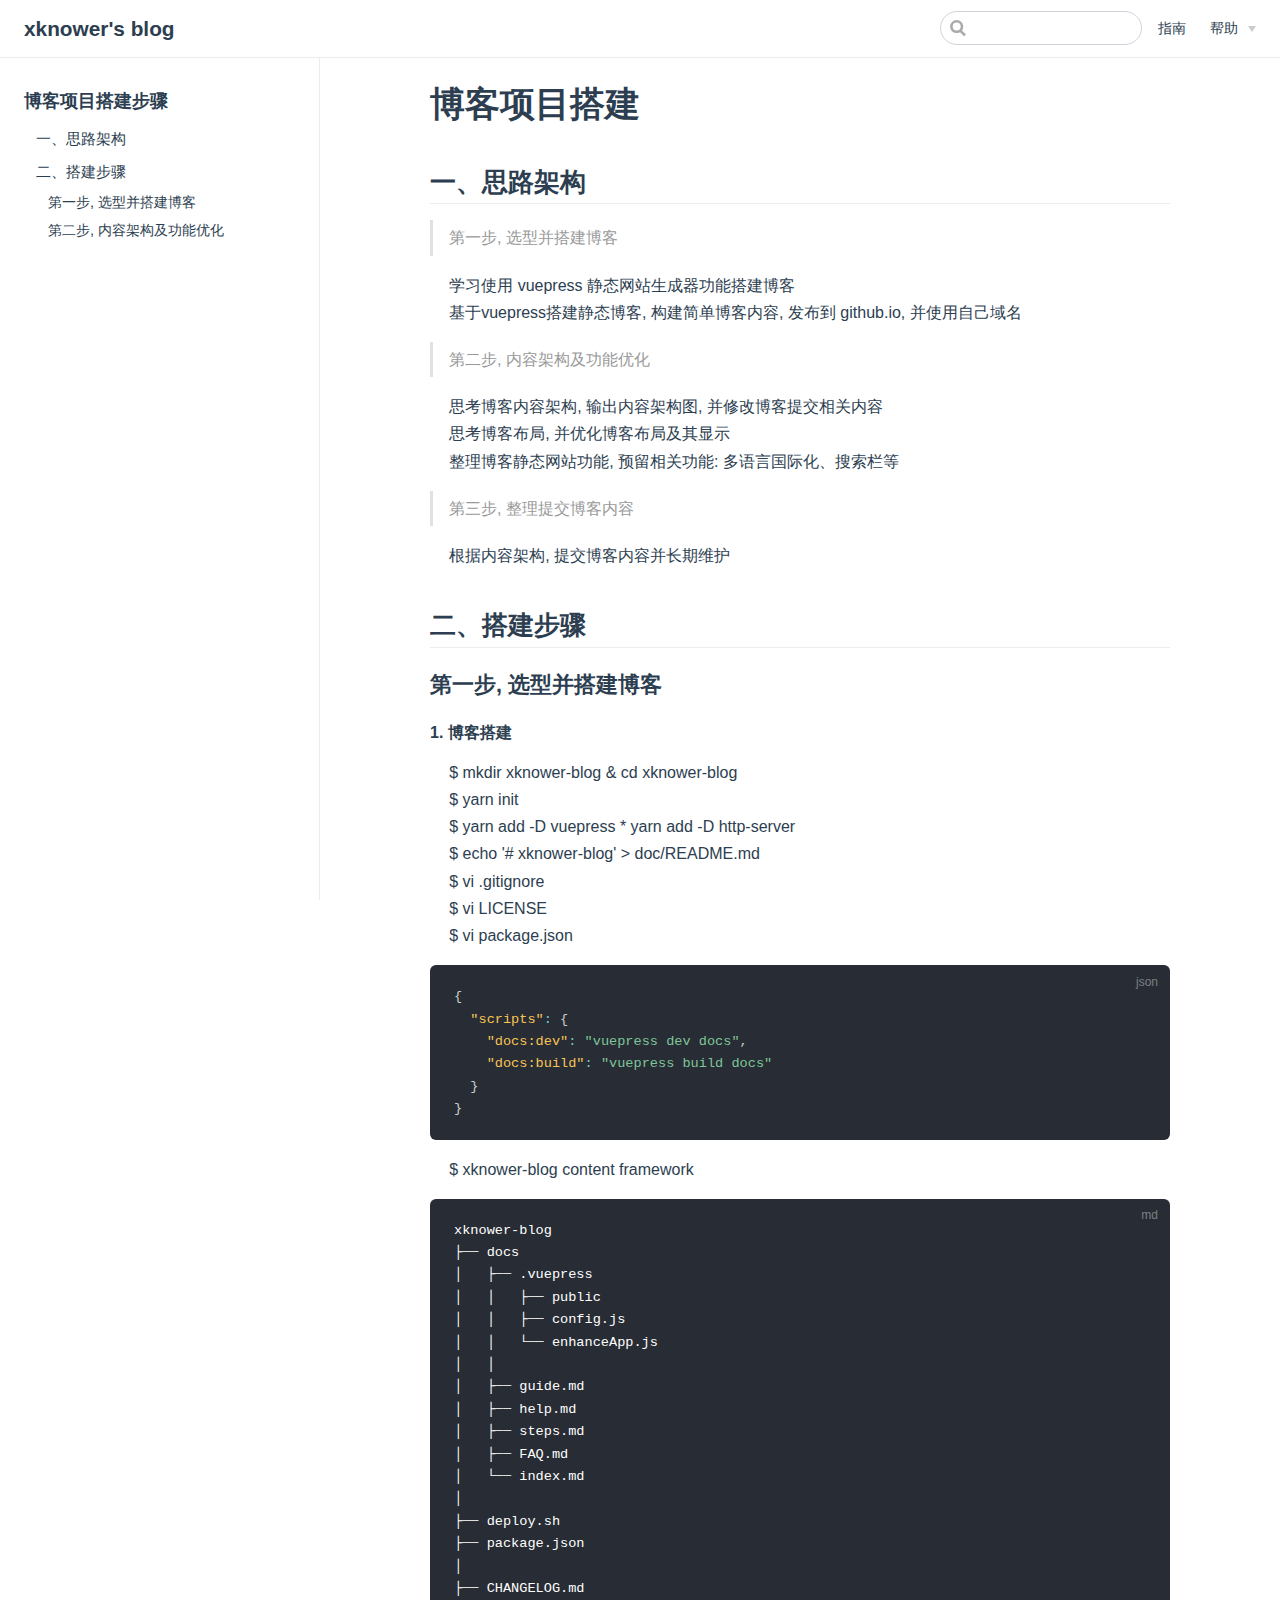
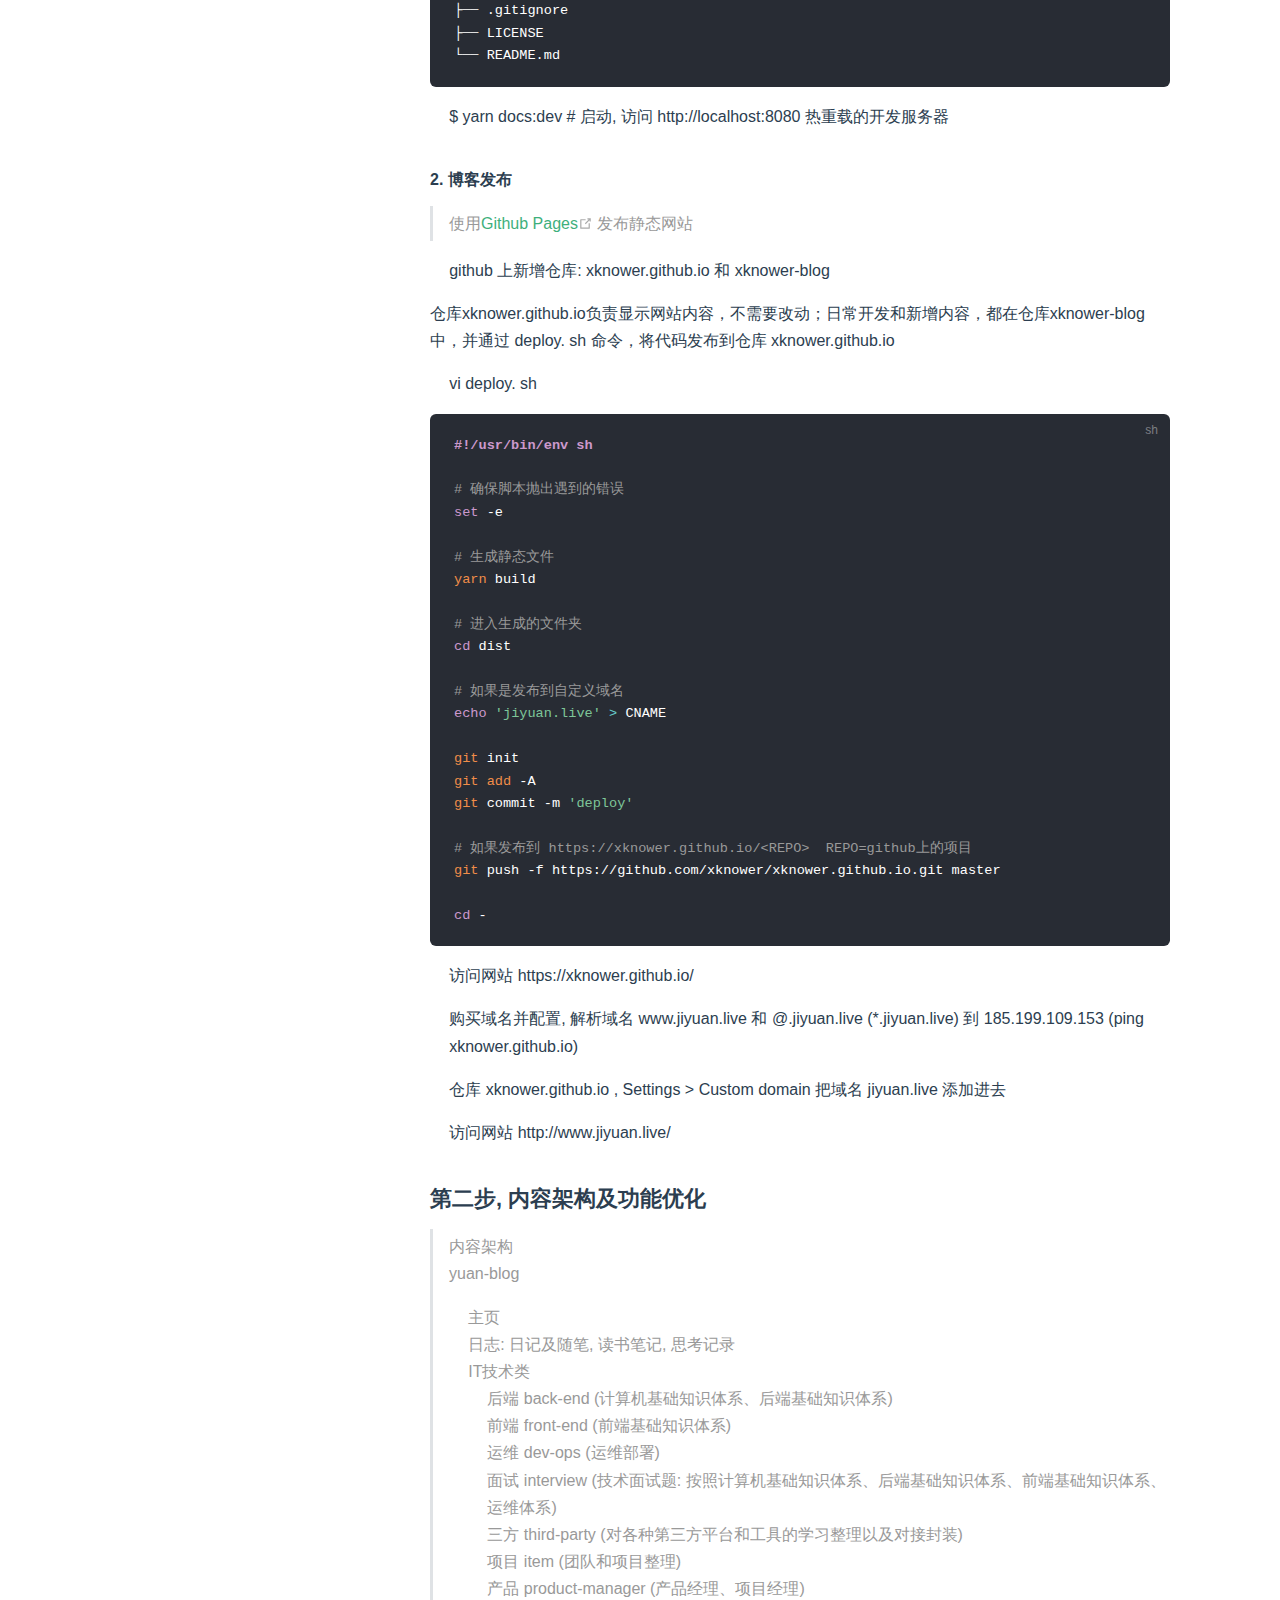
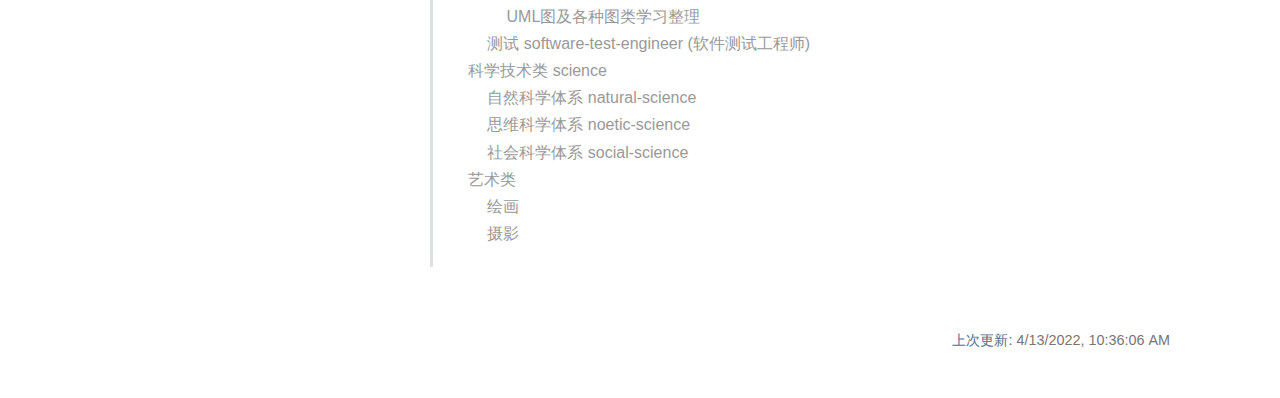
<file: steps.html>
<!DOCTYPE html>
<html lang="en-US">
  <head>
    <meta charset="utf-8">
    <meta name="viewport" content="width=device-width,initial-scale=1">
    <title>博客项目搭建步骤 | xknower&#39;s blog</title>
    <meta name="generator" content="VuePress 1.9.7">
    <link rel="icon" href="/images/favicon.ico">
    <meta name="description" content="个人网站">
    
    <link rel="preload" href="/assets/css/0.styles.ab507b5e.css" as="style"><link rel="preload" href="/assets/js/app.99a883f5.js" as="script"><link rel="preload" href="/assets/js/2.1ec1bce0.js" as="script"><link rel="preload" href="/assets/js/15.d69ce43f.js" as="script"><link rel="prefetch" href="/assets/js/10.1d631518.js"><link rel="prefetch" href="/assets/js/11.e1d19705.js"><link rel="prefetch" href="/assets/js/12.3e5e9eb3.js"><link rel="prefetch" href="/assets/js/13.e5e41ddd.js"><link rel="prefetch" href="/assets/js/14.430b786c.js"><link rel="prefetch" href="/assets/js/16.1808759e.js"><link rel="prefetch" href="/assets/js/17.02fcd61c.js"><link rel="prefetch" href="/assets/js/18.9bb1d6ac.js"><link rel="prefetch" href="/assets/js/3.d7e7000e.js"><link rel="prefetch" href="/assets/js/4.90c28d90.js"><link rel="prefetch" href="/assets/js/5.01d1bbef.js"><link rel="prefetch" href="/assets/js/6.0c8a8f4c.js"><link rel="prefetch" href="/assets/js/7.4d7f2d48.js"><link rel="prefetch" href="/assets/js/8.bf4532f6.js"><link rel="prefetch" href="/assets/js/9.7283d9e3.js">
    <link rel="stylesheet" href="/assets/css/0.styles.ab507b5e.css">
  </head>
  <body>
    <div id="app" data-server-rendered="true"><div class="theme-container"><header class="navbar"><div class="sidebar-button"><svg xmlns="http://www.w3.org/2000/svg" aria-hidden="true" role="img" viewBox="0 0 448 512" class="icon"><path fill="currentColor" d="M436 124H12c-6.627 0-12-5.373-12-12V80c0-6.627 5.373-12 12-12h424c6.627 0 12 5.373 12 12v32c0 6.627-5.373 12-12 12zm0 160H12c-6.627 0-12-5.373-12-12v-32c0-6.627 5.373-12 12-12h424c6.627 0 12 5.373 12 12v32c0 6.627-5.373 12-12 12zm0 160H12c-6.627 0-12-5.373-12-12v-32c0-6.627 5.373-12 12-12h424c6.627 0 12 5.373 12 12v32c0 6.627-5.373 12-12 12z"></path></svg></div> <a href="/" class="home-link router-link-active"><!----> <span class="site-name">xknower's blog</span></a> <div class="links"><div class="search-box"><input aria-label="Search" autocomplete="off" spellcheck="false" value=""> <!----></div> <nav class="nav-links can-hide"><div class="nav-item"><a href="/guide.html" class="nav-link">
  指南
</a></div><div class="nav-item"><div class="dropdown-wrapper"><button type="button" aria-label="帮助" class="dropdown-title"><span class="title">帮助</span> <span class="arrow down"></span></button> <button type="button" aria-label="帮助" class="mobile-dropdown-title"><span class="title">帮助</span> <span class="arrow right"></span></button> <ul class="nav-dropdown" style="display:none;"><li class="dropdown-item"><!----> <a href="/steps.html" aria-current="page" class="nav-link router-link-exact-active router-link-active">
  搭建步骤
</a></li><li class="dropdown-item"><!----> <a href="/help.html" class="nav-link">
  帮助
</a></li><li class="dropdown-item"><!----> <a href="/FAQ.html" class="nav-link">
  FAQ
</a></li></ul></div></div> <!----></nav></div></header> <div class="sidebar-mask"></div> <aside class="sidebar"><nav class="nav-links"><div class="nav-item"><a href="/guide.html" class="nav-link">
  指南
</a></div><div class="nav-item"><div class="dropdown-wrapper"><button type="button" aria-label="帮助" class="dropdown-title"><span class="title">帮助</span> <span class="arrow down"></span></button> <button type="button" aria-label="帮助" class="mobile-dropdown-title"><span class="title">帮助</span> <span class="arrow right"></span></button> <ul class="nav-dropdown" style="display:none;"><li class="dropdown-item"><!----> <a href="/steps.html" aria-current="page" class="nav-link router-link-exact-active router-link-active">
  搭建步骤
</a></li><li class="dropdown-item"><!----> <a href="/help.html" class="nav-link">
  帮助
</a></li><li class="dropdown-item"><!----> <a href="/FAQ.html" class="nav-link">
  FAQ
</a></li></ul></div></div> <!----></nav>  <ul class="sidebar-links"><li><section class="sidebar-group depth-0"><p class="sidebar-heading open"><span>博客项目搭建步骤</span> <!----></p> <ul class="sidebar-links sidebar-group-items"><li><a href="/steps.html#一、思路架构" class="sidebar-link">一、思路架构</a><ul class="sidebar-sub-headers"></ul></li><li><a href="/steps.html#二、搭建步骤" class="sidebar-link">二、搭建步骤</a><ul class="sidebar-sub-headers"><li class="sidebar-sub-header"><a href="/steps.html#第一步-选型并搭建博客" class="sidebar-link">第一步, 选型并搭建博客</a></li><li class="sidebar-sub-header"><a href="/steps.html#第二步-内容架构及功能优化" class="sidebar-link">第二步, 内容架构及功能优化</a></li></ul></li></ul></section></li></ul> </aside> <main class="page"> <div class="theme-default-content content__default"><h1 id="博客项目搭建"><a href="#博客项目搭建" class="header-anchor">#</a> 博客项目搭建</h1> <h2 id="一、思路架构"><a href="#一、思路架构" class="header-anchor">#</a> 一、思路架构</h2> <blockquote><p>第一步, 选型并搭建博客</p></blockquote> <ol><li>学习使用 vuepress 静态网站生成器功能搭建博客</li> <li>基于vuepress搭建静态博客, 构建简单博客内容, 发布到 github.io, 并使用自己域名</li></ol> <blockquote><p>第二步, 内容架构及功能优化</p></blockquote> <ol start="3"><li>思考博客内容架构, 输出内容架构图, 并修改博客提交相关内容</li> <li>思考博客布局, 并优化博客布局及其显示</li> <li>整理博客静态网站功能, 预留相关功能: 多语言国际化、搜索栏等</li></ol> <blockquote><p>第三步, 整理提交博客内容</p></blockquote> <ol start="6"><li>根据内容架构, 提交博客内容并长期维护</li></ol> <h2 id="二、搭建步骤"><a href="#二、搭建步骤" class="header-anchor">#</a> 二、搭建步骤</h2> <h3 id="第一步-选型并搭建博客"><a href="#第一步-选型并搭建博客" class="header-anchor">#</a> 第一步, 选型并搭建博客</h3> <h4 id="_1-博客搭建"><a href="#_1-博客搭建" class="header-anchor">#</a> 1. 博客搭建</h4> <ul><li>$ mkdir xknower-blog &amp; cd xknower-blog</li> <li>$ yarn init</li> <li>$ yarn add -D vuepress * yarn add -D http-server</li> <li>$ echo '# xknower-blog' &gt; doc/README.md</li> <li>$ vi .gitignore</li> <li>$ vi LICENSE</li> <li>$ vi package.json</li></ul> <div class="language-json add extra-class"><pre class="language-json"><code><span class="token punctuation">{</span>
  <span class="token property">&quot;scripts&quot;</span><span class="token operator">:</span> <span class="token punctuation">{</span>
    <span class="token property">&quot;docs:dev&quot;</span><span class="token operator">:</span> <span class="token string">&quot;vuepress dev docs&quot;</span><span class="token punctuation">,</span>
    <span class="token property">&quot;docs:build&quot;</span><span class="token operator">:</span> <span class="token string">&quot;vuepress build docs&quot;</span>
  <span class="token punctuation">}</span>
<span class="token punctuation">}</span>
</code></pre></div><ul><li>$ xknower-blog content framework</li></ul> <div class="language-md extra-class"><pre class="language-md"><code>xknower-blog
├── docs
│   ├── .vuepress
│   │   ├── public
│   │   ├── config.js
│   │   └── enhanceApp.js
│   │ 
│   ├── guide.md
│   ├── help.md
│   ├── steps.md
│   ├── FAQ.md
│   └── index.md
│
├── deploy.sh
├── package.json
│ 
├── CHANGELOG.md
├── .gitignore
├── LICENSE
└── README.md
</code></pre></div><ul><li>$ yarn docs:dev  # 启动, 访问 http://localhost:8080 热重载的开发服务器</li></ul> <h4 id="_2-博客发布"><a href="#_2-博客发布" class="header-anchor">#</a> 2. 博客发布</h4> <blockquote><p>使用<a href="https://pages.github.com/" target="_blank" rel="noopener noreferrer">Github Pages<span><svg xmlns="http://www.w3.org/2000/svg" aria-hidden="true" focusable="false" x="0px" y="0px" viewBox="0 0 100 100" width="15" height="15" class="icon outbound"><path fill="currentColor" d="M18.8,85.1h56l0,0c2.2,0,4-1.8,4-4v-32h-8v28h-48v-48h28v-8h-32l0,0c-2.2,0-4,1.8-4,4v56C14.8,83.3,16.6,85.1,18.8,85.1z"></path> <polygon fill="currentColor" points="45.7,48.7 51.3,54.3 77.2,28.5 77.2,37.2 85.2,37.2 85.2,14.9 62.8,14.9 62.8,22.9 71.5,22.9"></polygon></svg> <span class="sr-only">(opens new window)</span></span></a>发布静态网站</p></blockquote> <ol><li>github 上新增仓库: xknower.github.io 和 xknower-blog</li></ol> <p>仓库xknower.github.io负责显示网站内容，不需要改动；日常开发和新增内容，都在仓库xknower-blog中，并通过 deploy. sh 命令，将代码发布到仓库 xknower.github.io</p> <ol start="2"><li>vi deploy. sh</li></ol> <div class="language-sh extra-class"><pre class="language-sh"><code><span class="token shebang important">#!/usr/bin/env sh</span>

<span class="token comment"># 确保脚本抛出遇到的错误</span>
<span class="token builtin class-name">set</span> -e

<span class="token comment"># 生成静态文件</span>
<span class="token function">yarn</span> build

<span class="token comment"># 进入生成的文件夹</span>
<span class="token builtin class-name">cd</span> dist

<span class="token comment"># 如果是发布到自定义域名</span>
<span class="token builtin class-name">echo</span> <span class="token string">'jiyuan.live'</span> <span class="token operator">&gt;</span> CNAME

<span class="token function">git</span> init
<span class="token function">git</span> <span class="token function">add</span> -A
<span class="token function">git</span> commit -m <span class="token string">'deploy'</span>

<span class="token comment"># 如果发布到 https://xknower.github.io/&lt;REPO&gt;  REPO=github上的项目</span>
<span class="token function">git</span> push -f https://github.com/xknower/xknower.github.io.git master

<span class="token builtin class-name">cd</span> -
</code></pre></div><ol start="3"><li><p>访问网站 https://xknower.github.io/</p></li> <li><p>购买域名并配置, 解析域名 www.jiyuan.live 和 @.jiyuan.live (*.jiyuan.live) 到 185.199.109.153 (ping xknower.github.io)</p></li> <li><p>仓库 xknower.github.io , Settings &gt; Custom domain 把域名 jiyuan.live 添加进去</p></li> <li><p>访问网站 http://www.jiyuan.live/</p></li></ol> <h3 id="第二步-内容架构及功能优化"><a href="#第二步-内容架构及功能优化" class="header-anchor">#</a> 第二步, 内容架构及功能优化</h3> <blockquote><p>内容架构</p> <p>yuan-blog</p> <ul><li>主页</li> <li>日志: 日记及随笔, 读书笔记, 思考记录</li> <li>IT技术类
<ul><li>后端 back-end       (计算机基础知识体系、后端基础知识体系)</li> <li>前端 front-end      (前端基础知识体系)</li> <li>运维 dev-ops        (运维部署)</li> <li>面试 interview      (技术面试题: 按照计算机基础知识体系、后端基础知识体系、前端基础知识体系、运维体系)</li> <li>三方 third-party    (对各种第三方平台和工具的学习整理以及对接封装)</li> <li>项目 item           (团队和项目整理)</li> <li>产品 product-manager  (产品经理、项目经理)
<ul><li>UML图及各种图类学习整理</li></ul></li> <li>测试 software-test-engineer (软件测试工程师)</li></ul></li> <li>科学技术类 science
<ul><li>自然科学体系 natural-science</li> <li>思维科学体系 noetic-science</li> <li>社会科学体系 social-science</li></ul></li> <li>艺术类
<ul><li>绘画</li> <li>摄影</li></ul></li></ul></blockquote></div> <footer class="page-edit"><!----> <div class="last-updated"><span class="prefix">上次更新:</span> <span class="time">4/13/2022, 10:36:06 AM</span></div></footer> <!----> </main></div><div class="global-ui"></div></div>
    <script src="/assets/js/app.99a883f5.js" defer></script><script src="/assets/js/2.1ec1bce0.js" defer></script><script src="/assets/js/15.d69ce43f.js" defer></script>
  </body>
</html>
</file>
